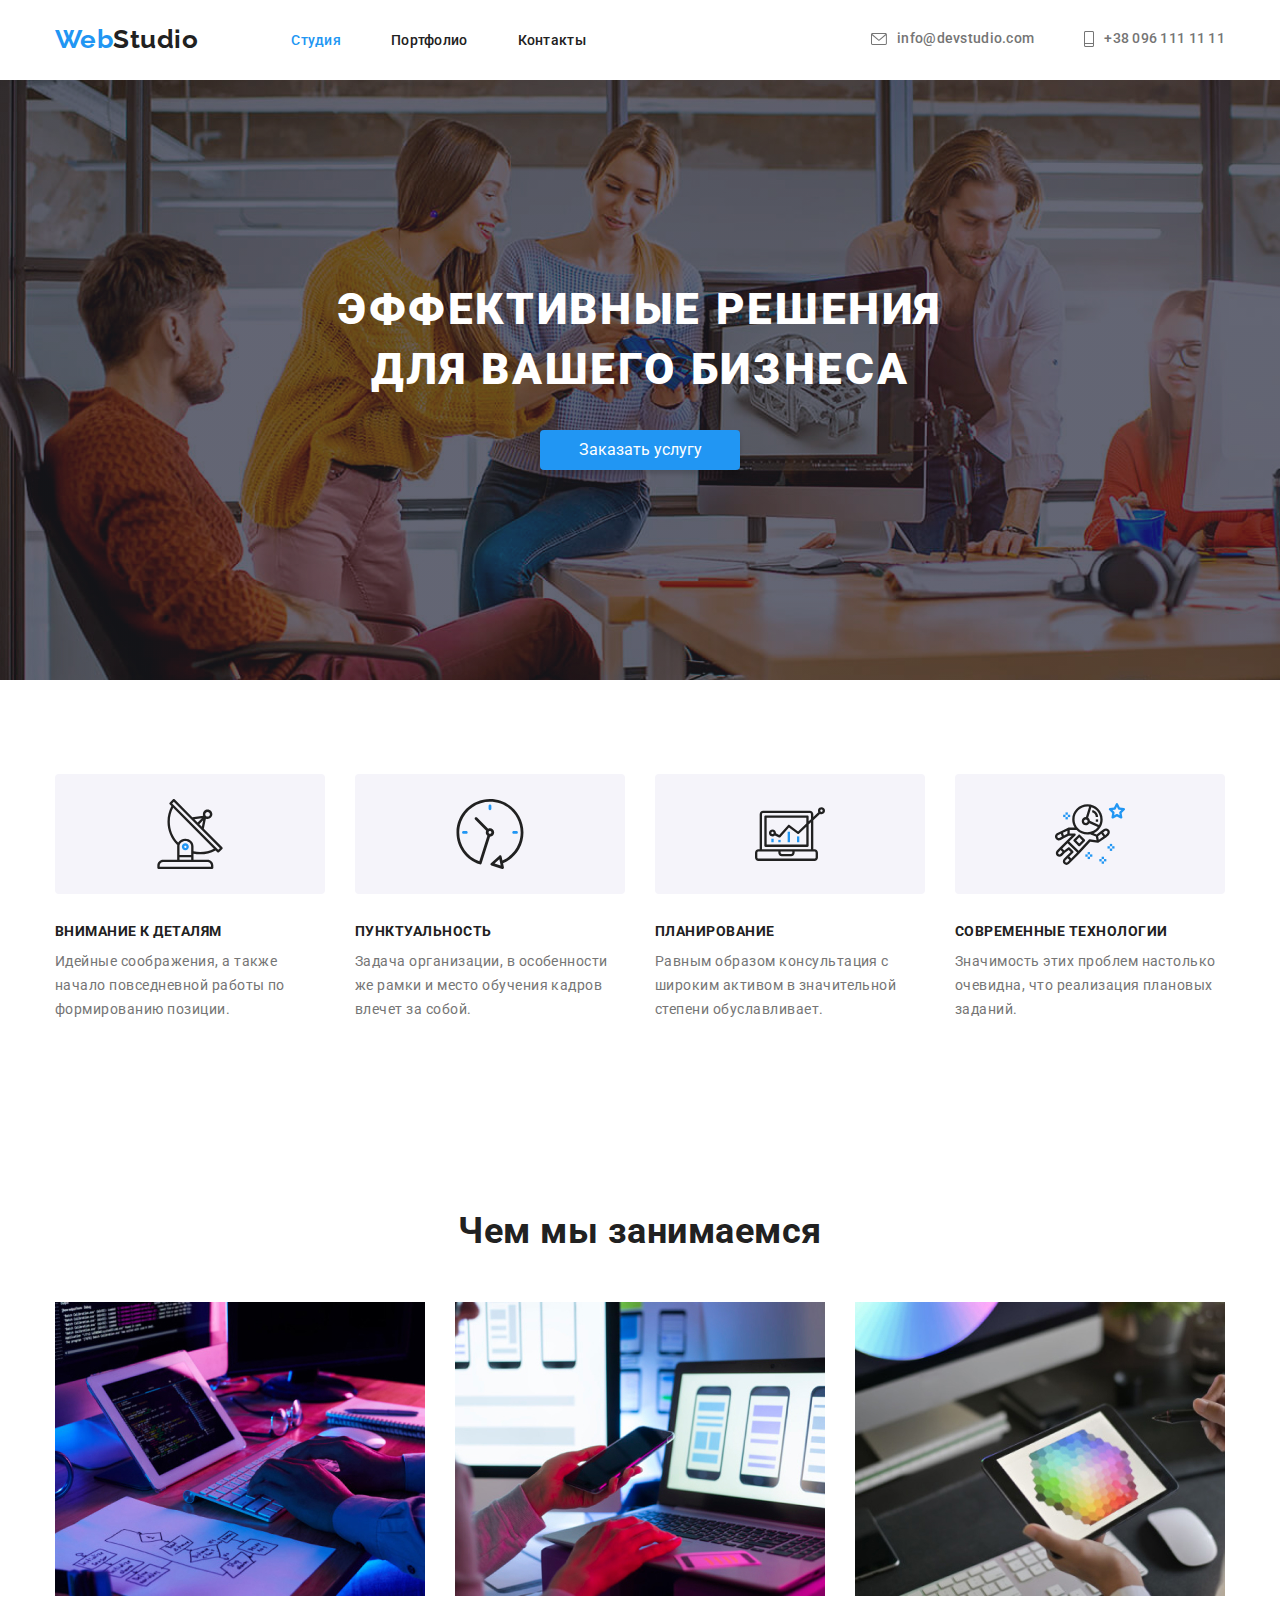
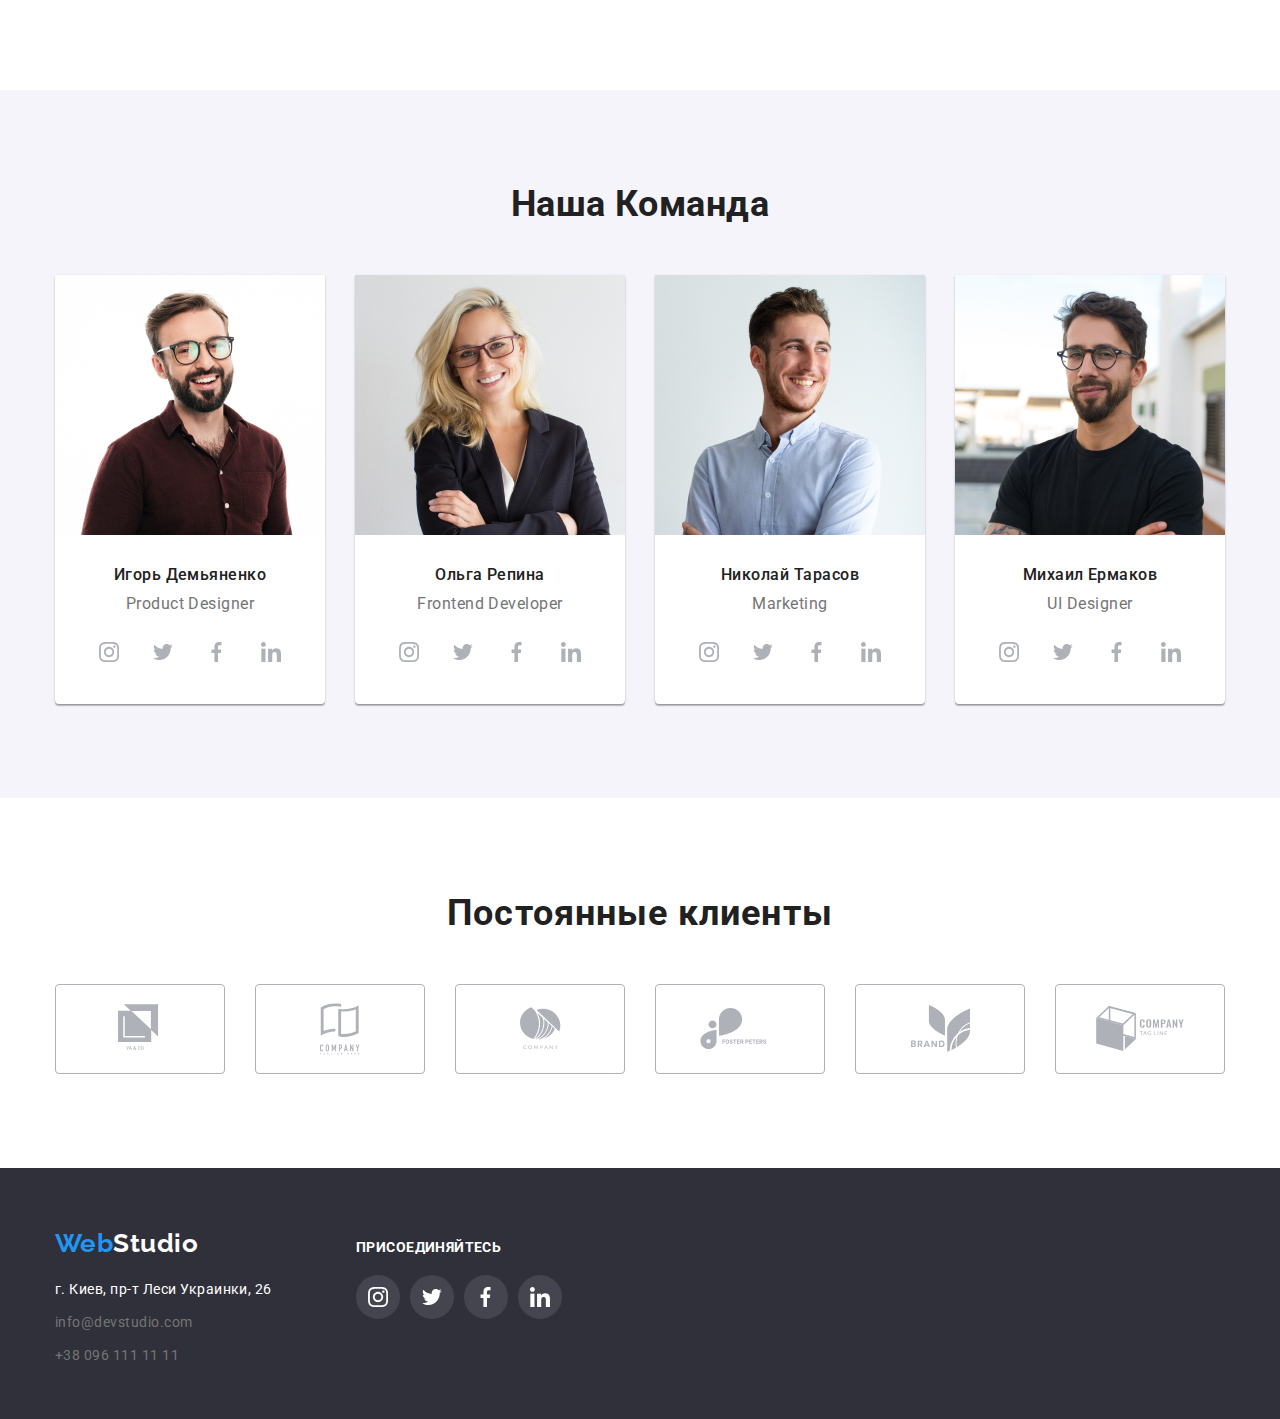
<file: index.html>
<!DOCTYPE html>
<html lang="ru">

<head>
    <meta charset="UTF-8">
    <meta name="viewport" content="width=device-width, initial-scale=1.0">
    <title>Студия</title>
    <link rel="preconnect" href="https://fonts.gstatic.com">
    <link href="https://fonts.googleapis.com/css2?family=Raleway:wght@700&family=Roboto:ital,wght@0,400;0,500;0,700;1,900&display=swap"
        rel="stylesheet">
    <style>
        li {
            list-style-type: none;
        }
        a { 
            text-decoration: none;
        }
        
    </style>    
    <link rel="stylesheet" href="https://cdnjs.cloudflare.com/ajax/libs/modern-normalize/1.0.0/modern-normalize.min.css">
    <link rel="stylesheet" href="./css/style.css">
</head>
<body>
    <!-- headbar -->
    <header>
        <div class="container">
        <nav class="navigation">
            <a href="./index.html" class="logo"> <span class="web">Web</span>Studio</a>
            <ul class="site-nav list">
                <li class="item" ><a class="link blue" href="./index.html">Студия</a></li>
                <li class="item" ><a href="./portfolio.html" class="link">Портфолио</a></li>
                <li class="item" ><a href="" class="link">Контакты</a></li>
            </ul>
        </nav>
        <ul class="contacts-list list">
            <li class="item"><a class="link" href="mailto:info@devstudio.com">
            <svg class="envelope-img head">
                <use href="./images/sprite.svg#envelope"></use>
            </svg>info@devstudio.com</a>
        </li>
            <li class="item"><a class="link" href="tel:+380961111111">
                <svg class="phone-img head">
                <use href="./images/sprite.svg#vector"></use>
            </svg>+38 096 111 11 11</a>
        </li>
        </ul>
        </div>
    </header>
    <!-- hero -->
            <section class="hero">
            <div class="container">
                <h1 class="title">Эффективные решения для вашего бизнеса</h1>
                <button class="button">Заказать услугу</button>
            </div>
            </section>
    <!-- Qualities -->
     <section class="qualities">
            <div class="container">
         <h2 hidden>Oсобливості</h2>
                    <ul class="qualities-list list">
                        <li class="item">
                            <div class="qualities-list-item">
                                <svg class="qualities-list-icon">
                                    <use href="./images/sprite.svg#antena">
                                    </use>
                                </svg>
                            </div>
                            <h3 class="title">Внимание к деталям</h3>
                            <p class="text">Идейные соображения, а также начало повседневной работы по формированию позиции.</p>
                        </li>
                        <li class="item">
                            <div class="qualities-list-item">
                                <svg class="qualities-list-icon">
                                    <use href="./images/sprite.svg#clock">
                                    </use>
                                </svg>
                            </div>
                            <h3  class="title">Пунктуальность</h3>
                            <p class="text">Задача организации, в особенности же рамки и место обучения кадров влечет за собой.</p>
                        </li>
                        <li class="item">
                            <div class="qualities-list-item">
                                <svg class="qualities-list-icon">
                                    <use href="./images/sprite.svg#computer">
                                    </use>
                                </svg>
                            </div>
                            <h3  class="title">Планирование</h3>
                            <p class="text">Равным образом консультация с широким активом в значительной степени обуславливает.</p>
                        </li>
                        <li class="item">
                            <div class="qualities-list-item">
                                <svg class="qualities-list-icon">
                                    <use href="./images/sprite.svg#person">
                                    </use>
                                </svg>
                            </div>
                            <h3  class="title">Современные технологии</h3>
                            <p class="text">Значимость этих проблем настолько очевидна, что реализация плановых заданий.</p>
                        </li>
                    </ul>
             </div>
        </section>
            <!-- product-work -->
        <section class="product-work">
            <div class="container">
                <h2 class="title">Чем мы занимаемся</h2>
                <ul class="work-list list">
                    <li class="item"><img src="./images/Main/box_1.jpg" alt="Клавиатура и планшет" width="370" height="294"></li>
                    <li class="item"><img src="./images/Main/box_2.jpg" alt="Телефон и компютер" width="370" height="294"></li>
                    <li class="item"><img src="./images/Main/box_3.jpg " alt="Человек и планшет" width="370" height="294"></li>
                </ul>
            </div>
        </section>
    <!-- team-section -->
            <section class="team-section">
                <div class="container">
                    <h2 class="title">Наша Команда</h2>
                        <ul class="team-list list">
                            <li class="item">
                                    <img class="img-team" src="./images/Main/Igor.jpg" alt="Игорь-Демьяненко" width="270" height="260">
                                <div class="padding-studio">
                                    <h3 class="name-title">Игорь Демьяненко</h3>
                                    <p class="text">Product Designer</p>
                                    <ul class="social-list">
                                        <li class="social-list-items">
                                            <a href="" class="social-list-link">
                                                <svg class="social-list-icon">
                                                    <use href="./images/sprite.svg#instagram"></use>
                                                </svg>
                                            </a>
                                        </li>
                                        <li class="social-list-items">
                                            <a href="" class="social-list-link">
                                                <svg class="social-list-icon">
                                                    <use href="./images/sprite.svg#twitter"></use>
                                                </svg>
                                            </a>
                                        </li>
                                        <li class="social-list-items">
                                            <a href="" class="social-list-link">
                                                <svg class="social-list-icon">
                                                    <use href="./images/sprite.svg#facebook"></use>
                                                </svg>
                                            </a>
                                        </li>
                                        <li class="social-list-items">
                                            <a href="" class="social-list-link">
                                                <svg class="social-list-icon">
                                                    <use href="./images/sprite.svg#linkedin"></use>
                                                </svg>
                                            </a>
                                        </li>
                                    </ul>
                                </div>
                            </li>
                            <li class="item">
                                <img class="img-team" src="./images/Main/Olga.jpg" alt="Ольга-Репина" width="270" height="260">
                            <div class="padding-studio">
                                    <h3 class="name-title">Ольга Репина</h3>
                                <p class="text">Frontend Developer</p>
                                <ul class="social-list">
                                    <li class="social-list-items">
                                        <a href="" class="social-list-link">
                                            <svg class="social-list-icon">
                                                <use href="./images/sprite.svg#instagram"></use>
                                            </svg>
                                        </a>
                                    </li>
                                    <li class="social-list-items">
                                        <a href="" class="social-list-link">
                                            <svg class="social-list-icon">
                                                <use href="./images/sprite.svg#twitter"></use>
                                            </svg>
                                        </a>
                                    </li>
                                    <li class="social-list-items">
                                        <a href="" class="social-list-link">
                                            <svg class="social-list-icon">
                                                <use href="./images/sprite.svg#facebook"></use>
                                            </svg>
                                        </a>
                                    </li>
                                    <li class="social-list-items">
                                        <a href="" class="social-list-link">
                                            <svg class="social-list-icon">
                                                <use href="./images/sprite.svg#linkedin"></use>
                                            </svg>
                                        </a>
                                    </li>
                                </ul>
                            </div>
                            </li>
                            <li class="item">
                                <img class="img-team" src="./images/Main/Marketing.jpg" alt="Николай-Тарасов" width="270" height="260">
                                <div class="padding-studio">
                                    <h3 class="name-title">Николай Тарасов</h3>
                                    <p class="text">Marketing</p>
                                    <ul class="social-list">
                                        <li class="social-list-items">
                                            <a href="" class="social-list-link">
                                                <svg class="social-list-icon">
                                                    <use href="./images/sprite.svg#instagram"></use>
                                                </svg>
                                            </a>
                                        </li>
                                        <li class="social-list-items">
                                            <a href="" class="social-list-link">
                                                <svg class="social-list-icon">
                                                    <use href="./images/sprite.svg#twitter"></use>
                                                </svg>
                                            </a>
                                        </li>
                                        <li class="social-list-items">
                                            <a href="" class="social-list-link">
                                                <svg class="social-list-icon">
                                                    <use href="./images/sprite.svg#facebook"></use>
                                                </svg>
                                            </a>
                                        </li>
                                        <li class="social-list-items">
                                            <a href="" class="social-list-link">
                                                <svg class="social-list-icon">
                                                    <use href="./images/sprite.svg#linkedin"></use>
                                                </svg>
                                            </a>
                                        </li>
                                    </ul>
                                </div>
                            </li>
                            <li class="item">
                                <img class="img-team" src=".//images/Main/UI-designer.jpg" alt="Михаил-Ермаков" width="270" height="260">
                                <div class="padding-studio">
                                    <h3 class="name-title">Михаил Ермаков</h3>
                                    <p class="text">UI Designer</p>
                                    <ul class="social-list">
                                        <li class="social-list-items">
                                            <a href="" class="social-list-link">
                                                <svg class="social-list-icon">
                                                    <use href="./images/sprite.svg#instagram"></use>
                                                </svg>
                                            </a>
                                        </li>
                                        <li class="social-list-items">
                                            <a href="" class="social-list-link">
                                                <svg class="social-list-icon">
                                                    <use href="./images/sprite.svg#twitter"></use>
                                                </svg>
                                            </a>
                                        </li>
                                        <li class="social-list-items">
                                            <a href="" class="social-list-link">
                                                <svg class="social-list-icon">
                                                    <use href="./images/sprite.svg#facebook"></use>
                                                </svg>
                                            </a>
                                        </li>
                                        <li class="social-list-items">
                                            <a href="" class="social-list-link">
                                                <svg class="social-list-icon">
                                                    <use href="./images/sprite.svg#linkedin"></use>
                                                </svg>
                                            </a>
                                        </li>
                                    </ul>
                                </div>
                            </li>
                        </ul>
         
                        
                </div>
            </section>

            <!--companies-->
            <section class="companies-section">
                <div class="conteiner">
                    <h2 class="company-title">Постоянные клиенты</h2>
                    <ul class="companies">
                        <li class="companies-names">
                            <a href="" class="companies-link">
                                <svg class="company-list-icon1 img">
                                    <use href="./images/sprite.svg#yago"></use>
                                </svg>
                            </a>
                        </li>
                        <li class="companies-names">
                            <a href="" class="companies-link">
                                <svg class="company-list-icon2 img">
                                    <use href="./images/sprite.svg#company"></use>
                                </svg>
                            </a>
                        </li>
                        <li class="companies-names">
                            <a href="" class="companies-link">
                                <svg class="company-list-icon3 img">
                                    <use href="./images/sprite.svg#company-ball"></use>
                                </svg>
                            </a>
                        </li>
                        <li class="companies-names">
                            <a href="" class="companies-link">
                                <svg class="company-list-icon4 img">
                                    <use href="./images/sprite.svg#points"></use>
                                </svg>
                            </a>
                        </li>
                        <li class="companies-names">
                            <a href="" class="companies-link">
                                <svg class="company-list-icon5 img">
                                    <use href="./images/sprite.svg#brand"></use>
                                </svg>
                            </a>
                        </li>
                        <li class="companies-names">
                            <a href="" class="companies-link">
                                <svg class="company-list-icon6 img">
                                    <use href="./images/sprite.svg#tag-line"></use>
                                </svg>
                            </a>
                        </li>
                    </ul>
                </div>


            </section>
    <!--footer-->
    <footer class="footer">
        <div class="container footer2">
                <div>
                <a href="index.html" class="logo"> <span class="web">Web</span><span class="studio">Studio</span></a>
                <address class="footer1">
                    <span class="address">г. Киев, пр-т Леси Украинки, 26</span>
                    <ul class="list">
                        <li class="item">
                            <a class="info" href="mailto:info@devstudio.com">info@devstudio.com</a>
                        </li>   
                                            
                         <li class="item">
                             <a class="info" href="tel:+380961111111">+38 096 111 11 11</a>
                        </li>   
                                       
                    </ul>
                </address>
                </div> 
        
            <div class="footer-second-part">
                <p class="footer-second-title">присоединяйтесь</p>
                <ul class="social-list">
                    <li class="social-list-items">
                        <a href="" class="social-list-link-footer">
                            <svg class="social-list-icon-footer">
                                <use href="./images/sprite.svg#instagram"></use>
                            </svg>
                        </a>
                    </li>
                    <li class="social-list-items">
                        <a href="" class="social-list-link-footer">
                            <svg class="social-list-icon-footer">
                                <use href="./images/sprite.svg#twitter"></use>
                            </svg>
                        </a>
                    </li>
                    <li class="social-list-items">
                        <a href="" class="social-list-link-footer">
                            <svg class="social-list-icon-footer">
                                <use href="./images/sprite.svg#facebook"></use>
                            </svg>
                        </a>
                    </li>
                    <li class="social-list-items">
                        <a href="" class="social-list-link-footer">
                            <svg class="social-list-icon-footer">
                                <use href="./images/sprite.svg#linkedin"></use>
                            </svg>
                        </a>
                    </li>
                    </ul>
            </div>
        </div>
        
    </footer>
</body>
</html>
</file>
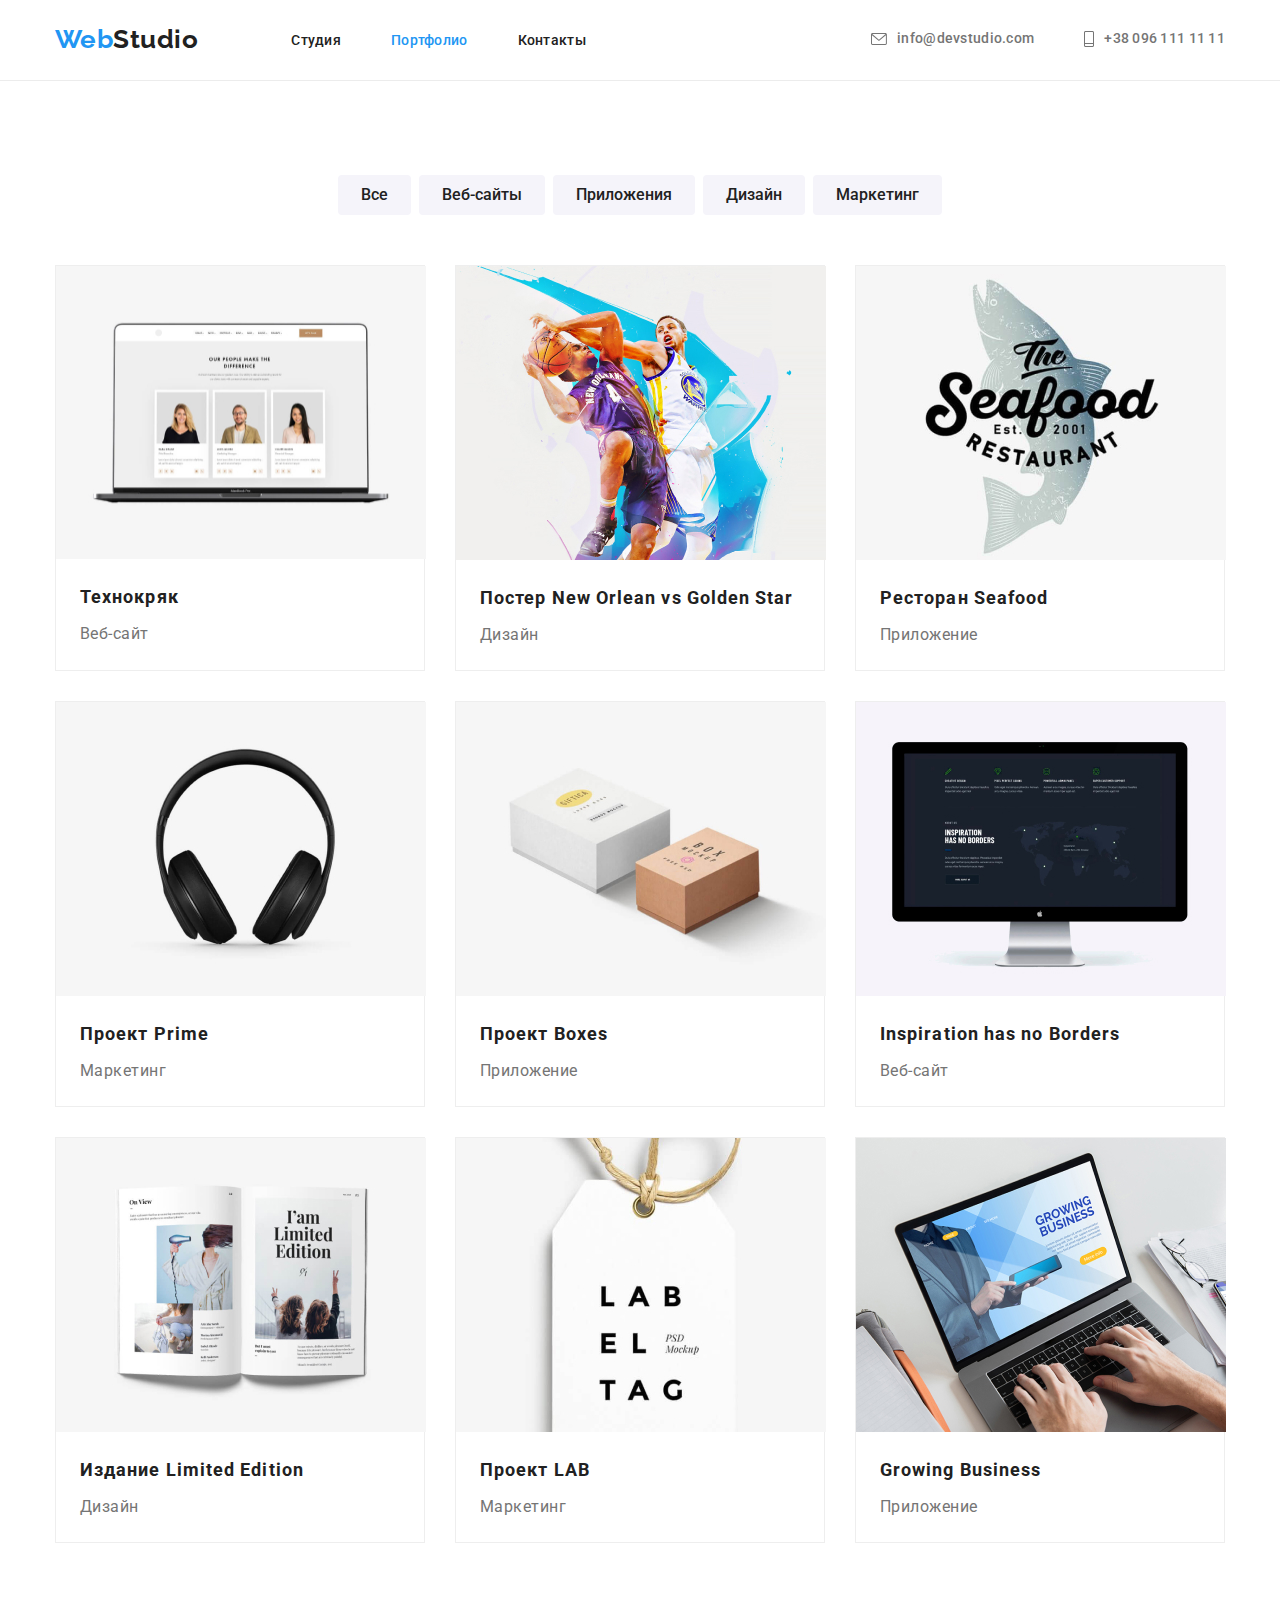
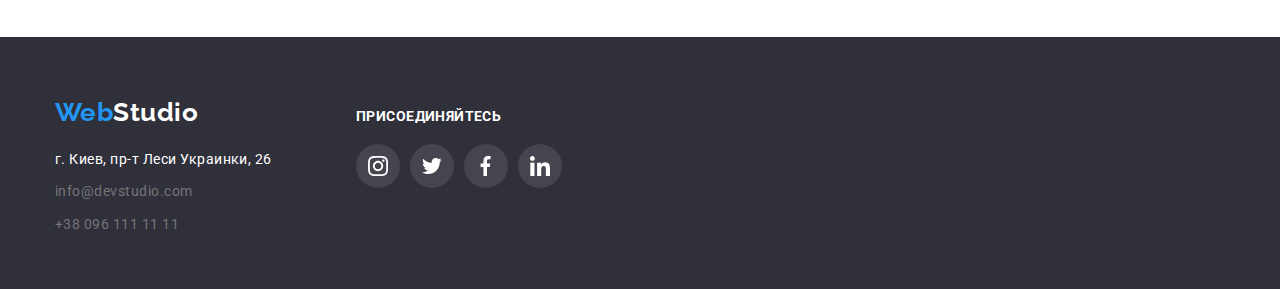
<file: portfolio.html>
<!DOCTYPE html>
<html lang="ru">
<head>
    <meta charset="UTF-8">
    <meta name="viewport" content="width=device-width, initial-scale=1.0">
    <title>Портфолио</title>
    <link rel="stylesheet" href="https://cdnjs.cloudflare.com/ajax/libs/modern-normalize/1.0.0/modern-normalize.min.css">
    <link rel="preconnect" href="https://fonts.gstatic.com">
    <link
        href="https://fonts.googleapis.com/css2?family=Raleway:wght@700&family=Roboto:ital,wght@0,400;0,500;0,700;1,900&display=swap"
        rel="stylesheet">
        <style>
            li {
                list-style-type: none;
            }
            a { 
                text-decoration: none;
            }
            
        </style>     
    
    <link rel="stylesheet" href="./css/style.css">
</head>
<body>
    <!-- headbar -->
    <header class="page-header">
        <div class="container">
            <nav class="navigation">
                <a href="./index.html" class="logo"> <span class="web">Web</span>Studio</a>
    
                <ul class="site-nav list">
                    <li class="item"><a class="link" href="./index.html">Студия</a></li>
                    <li class="item"><a href="./portfolio.html" class="link blue">Портфолио</a></li>
                    <li class="item"><a href="" class="link">Контакты</a></li>
                </ul>
            </nav>
            <ul class="contacts-list list">
                <li class="item"><a class="link" href="mailto:info@devstudio.com">
                <svg class="envelope-img">
                    <use href="./images/sprite.svg#envelope"></use>
                </svg>info@devstudio.com
                </a>
            </li>
                <li class="item"><a class="link" href="tel:+380961111111">
                    <svg class="phone-img">
                    <use href="./images/sprite.svg#vector"></use>
                </svg>+38 096 111 11 11</a></li>
            </ul>
        </div>
    
    
    
    
    </header>
    <main>
        
        <h1 hidden>Особливості</h1>
        <section class="portfolio-section">
            <div class="container">
        <!-- filter portfolio -->
        
        <ul class="filter-button list">     
            <li class="btn-list"><button type="button" class="link">Все</button></li>
            <li class="btn-list"><button type="button" class="link">Веб-сайты</button></li>
            <li class="btn-list"><button type="button" class="link">Приложения</button></li>
            <li class="btn-list"><button type="button" class="link">Дизайн</button></li>
            <li class="btn-list"><button type="button" class="link">Маркетинг</button></li>
        </ul>
        
        
        <!-- section portfolio -->
        <ul class="portfolio list">
            
            <li class="item">
                <a class="link" href="">
                        <img class="img-port" src="./images/Portfolio/img-1.jpg" alt="Ноутбук с людьми разными людьми на екране" width="370" height="293">
                        <h2 class="title">Технокряк</h2>
                        <p class="text">Веб-сайт</p>

                </a>
            </li>

            <li class="item"> 
                <a class="link" href="">
                    <img class="img-port" src="./images/Portfolio/img-2.jpg" alt="Постер с 2-мя баскетболистами" width="370" height="294">
                            <h2 class="title">Постер New Orlean vs Golden Star</h2>
                            <p class="text">Дизайн</p>
                        
                </a>
            </li>

            <li class="item">
                <a class="link" href="">
                    <img class="img-port" src="./images/Portfolio/img-3.jpg" alt="Логотип Ресторана" width="370" height="294">
                            <h2 class="title">Ресторан Seafood</h2>
                            <p class="text">Приложение</p>
                        
                </a>
            </li>

            <li class="item"> 
                <a class="link" href="">
                    <img class="img-port" src="./images/Portfolio/img-4.jpg" alt="Наушники" width="370" height="294">
                        <h2 class="title">Проект Prime</h2>
                        <p class="text">Маркетинг</p>
                   
                </a>
            </li>

            <li class="item"> 
                <a class="link" href="">
                    <img class="img-port" src="./images/Portfolio/img-5.jpg" alt="Две коробки" width="370" height="294">
                        <h2 class="title">Проект Boxes</h2>
                        <p class="text">Приложение</p>
                 
                </a>
            </li>

            <li class="item">
                <a class="link" href="">
                    <img class="img-port" src="./images/Portfolio/img-6.jpg" alt="Компютер с веб сайтом" width="370" height="294">
                        <h2 class="title">Inspiration has no Borders</h2>
                        <p class="text">Веб-сайт</p>
                   
                </a>
            </li>

            <li class="item">
                <a class="link" href="">
                    <img class="img-port" src="./images/Portfolio/img-7.jpg" alt="Журнал Limited Edition" width="370" height="294">
                        <h2 class="title">Издание Limited Edition</h2>
                        <p class="text">Дизайн</p>
                  
                </a>
            </li>

            <li class="item ">
                 <a class="link " href="">
                    <img class="img-port" src="./images/Portfolio/img-8.jpg" alt="Бирка на веревке" width="370" height="294">
                        <h2 class="title">Проект LAB</h2>
                        <p class="text">Маркетинг</p>
                   

                </a>
            </li>
            
            <li class="item ">
                <a class="link " href="">
                    <img class="img-port" src="./images/Portfolio/img-9.jpg" alt="Человек взаимодействует с комютером" width="370" height="294">
                        <h2 class="title">Growing Business</h2>
                        <p class="text">Приложение</p>
                   
                        
                </a>
            </li>
        </ul>
        </div>
</section>
    </main>

    
    <footer class="footer">
        <div class="container footer2">
                <div>
                <a href="index.html" class="logo"> <span class="web">Web</span><span class="studio">Studio</span></a>
                <address class="footer1">
                    <span class="address">г. Киев, пр-т Леси Украинки, 26</span>
                    <ul class="list">
                        <li class="item">
                            <a class="info" href="mailto:info@devstudio.com">info@devstudio.com</a>
                        </li>   
                                            
                         <li class="item">
                             <a class="info" href="tel:+380961111111">+38 096 111 11 11</a>
                        </li>   
                                       
                    </ul>
                </address>
                </div>
        
            <div class="footer-second-part">
                <p class="footer-second-title">присоединяйтесь</p>
                <ul class="social-list">
                    <li class="social-list-items">
                        <a href="" class="social-list-link-footer">
                            <svg class="social-list-icon-footer">
                                <use href="./images/sprite.svg#instagram"></use>
                            </svg>
                        </a>
                    </li>
                    <li class="social-list-items">
                        <a href="" class="social-list-link-footer">
                            <svg class="social-list-icon-footer">
                                <use href="./images/sprite.svg#twitter"></use>
                            </svg>
                        </a>
                    </li>
                    <li class="social-list-items">
                        <a href="" class="social-list-link-footer">
                            <svg class="social-list-icon-footer">
                                <use href="./images/sprite.svg#facebook"></use>
                            </svg>
                        </a>
                    </li>
                    <li class="social-list-items">
                        <a href="" class="social-list-link-footer">
                            <svg class="social-list-icon-footer">
                                <use href="./images/sprite.svg#linkedin"></use>
                            </svg>
                        </a>
                    </li>
                    </ul>
            </div>
        </div>
        
    </footer>
</body>
</html>
</file>
<file: css/style.css>
/* #212121; цвет основного текста */

/* #757575; вторичный цвет текста */

/* #2196F3; цвет логотипа */

/* #ffffff цвет внутри кнопки */

/* rgba(255, 255, 255, 0.6); цвет подвала имейл и телефон */

/* #2F303A; фон решения безнеса */

/* #F5F4FA фон наша команда */

/* logo-style */

:root {
  --general-color-text: #757575;
  --title-text-color: #212121;
  --accent-color: #2196f3;
  --contacts-color: rgba(255, 255, 255, 0.6);
  --background-color-blue: #2f303a;
  --text-title-white: #ffffff;
  --bgc-button: #e5e5e5;
  --bgc-team: #f5f4fa;
}
/* Body */
body {
  background-color: #ffffff;
  color: var(--general-color-text);
  font-family: roboto, sans-serif;
  letter-spacing: 0.03em;

}

/* logo */
.logo {
  color: #212121;
  font-family: raleway, sans-serif;
  font-style: normal;
  font-weight: 700;
  font-size: 26px;
  line-height: 1.19;
  text-decoration: none;
}

.navigation .logo {
  padding-top: 24px;
  padding-bottom: 25px;
}

.logo .web {
  color: var(--accent-color);
}
.logo .studio {
  color: var(--text-title-white);
}

.list {
  list-style: none;
  padding: 0px;
  margin: 0px;
}

img {
  display: block;
}
.page-header {
  border-bottom: 1px solid #ececec;
}

.container {
  width: 1200px;
  text-align: center;
  margin-right: auto;
  margin-left: auto;
  padding-left: 15px;
  padding-right: 15px;
}
header .container {
  display: flex;
  justify-content: space-between;
  text-align: left;
  align-items: center;
}

.navigation {
  display: flex;
  align-items: center;
}

.logo:hover,
.logo:focus {
  color: var(--accent-color);
}



.qualities-lists :not(:last-child) {
  margin-right: 30px;
}


.qualities-list-item {
  display: flex;
  justify-content: center;
  align-items: center;
  width: 270px;
  height: 120px;
  background: var(--bgc-team);  
  border-radius: 4px;
  margin-bottom: 30px;
}

.qualities-list-icon {
  
  width: 70px;
  height: 70px;
  color: var(--title-text-color);
  padding-left: 0px;
}


.social-list {
  display: flex;
  justify-content: space-between;
  padding-left: 0px;
  margin-top: 0px;
  margin-bottom: 0px;
  
}

.social-list-link {
  display: flex;
  justify-content: center;
  align-items: center;
  width: 44px;
  height: 44px;
  background-color: #ffffff;
  border-radius: 50%;
}
.social-list-icon {
  width: 20px;
  height: 20px;
  color: #AFB1B8;
  fill: currentColor;
}

.social-list-link:hover,
.social-list-link:focus {
  background-color: var(--accent-color);
  
}



.social-list-icon-footer {
  width: 20px;
  height: 20px;
  fill: #FFFFFF;
}
.social-list-link:hover .social-list-icon,
.social-list-link:focus .social-list-icon {
  color: var(--text-title-white);
}
.social-list-items:not(:last-child) {
  margin-right: 10px;
 }

.social-list-link-footer {
  display: flex;
  justify-content: center;
  align-items: center;
  width: 44px;
  height: 44px;
  background-color: rgba(255, 255, 255, 0.1);
  border-radius: 50%;
 
  
}

.social-list-link-footer:hover,
.social-list-link-footer:focus {
  background-color: var(--accent-color);
  fill: #ffffff ;

}

.company-list-icon1 {
  width: 44.27px;
  height:49.23px;
  fill: #AFB1B8;
}

.company-list-icon2 {
  width: 40px;
  height:52px;
  fill: #AFB1B8;
}.company-list-icon3 {
  width: 41px;
  height:42.6px;
  fill: #AFB1B8;
}.company-list-icon4 {
  width: 79.66px;
  height:42.02px;
  fill: #AFB1B8;
}.company-list-icon5 {
  width: 59px;
  height:47px;
  fill: #AFB1B8;
}.company-list-icon6 {
  width: 88.48px;
  height:45.44px;
  fill: #AFB1B8;
}

/* site-nav */

.site-nav {
  display: flex;
  margin-left: 93px;
}

.site-nav .link {
  color: var(--title-text-color);

  font-weight: 500;
  font-size: 14px;
  line-height: 1.14;
  letter-spacing: 0.02em;
  text-decoration: none;

  padding-top: 32px;
  padding-bottom: 32px;
}

.site-nav .item:not(:last-child) {
  margin-right: 50px;
}

.site-nav .link:hover,
.site-nav,
.link:focus {
  color: var(--accent-color);
}
.site-nav .blue {
  color: var(--accent-color);
  text-decoration: none;
  font-weight: 500;
  font-size: 14px;
  line-height: 1.14;
  letter-spacing: 0.02em;
}

/* contacts-list up */
.contacts-list {
  display: flex;
  align-items: center;
  font-weight: 500;
  font-size: 14px;
  line-height: 1.14;
  letter-spacing: 0.02em;
  margin-left: auto;
  
}

.contacts-list .item:not(:last-child) {
  margin-right: 50px;
}

.contacts-list .link {
  display: flex;
  align-items: center;
  color: var(--general-color-text);
  text-decoration: none;
  padding-top: 24px;
  padding-bottom: 25px;
}
.envelope-img {
  
  width: 16px;
  height: 12px;
  margin-right: 10px;
  fill: currentColor;
}
.phone-img {
  width: 10px;
  height: 16px;
  margin-right: 10px;
  fill: currentColor;
}

.contacts-list .link:hover,
.contacts-list .link:focus {
  color: var(--accent-color)
}


/* Hero */
.hero {
  max-width: 1600px; 
  height: 600px;
  margin-right: auto;
  margin-left: auto;
  text-align: center;
  padding-top: 200px;
  padding-bottom: 200px;
  background-image: linear-gradient(
 rgba(47, 48, 58, 0.4),
 rgba(47, 48, 58, 0.4)
  ),
   url(../images/Hero/Img\ hero.jpg);
  background-repeat: no-repeat;
  background-size: cover;

}

.hero .container {
  width: 696px;
}
.hero .title {
  color: var(--text-title-white);

  font-weight: 900;
  font-size: 44px;
  line-height: 1.36;

  letter-spacing: 0.06em;
  text-transform: uppercase;

  margin-top: 0px;
  margin-bottom: 30px;
}
/* Button Hero */
.button {
  color: #ffffff;
  background-color: #2196f3;
  display: inline-block;
  box-shadow: 0px 4px 4px rgba(0, 0, 0, 0.15);
  border: 1px solid transparent;
  border-radius: 4px;
  padding: 10px 32px;

  cursor: pointer;

  width: 200px;
}

/* qualities */

.qualities,
.product-work,
.team-section,
.portfolio-section {
  padding-top: 94px;
  padding-bottom: 94px;
}

.qualities-list {
  display: flex;
}

.team-section .item:not(:last-child),
.product-work .item:not(:last-child),
.qualities .item:not(:last-child) {
  margin-right: 30px;
}
.qualities .item {
  text-align: left;

  width: 270px;
}

.qualities .title {
  color: var(--title-text-color);

  font-weight: 700;
  font-size: 14px;
  line-height: 1.14;
  text-transform: uppercase;

  margin-top: 0px;
  margin-bottom: 10px;
}
.qualities .text {
  font-weight: 400;
  font-size: 14px;
  line-height: 1.71;
  margin-top: 0;
  margin-bottom: 0;
}

/* product-work */
.product-work .work-list {
  display: flex;
}

.product-work .title {
  color: var(--title-text-color);

  font-weight: 700;
  font-size: 36px;
  line-height: 42px;
  text-align: center;

  margin-top: 0px;
  margin-bottom: 50px;
}

/* team-section */
.team-list {
  display: flex;
}

.team-section .title {
  color: var(--title-text-color);

  font-weight: 700;
  font-size: 36px;
  line-height: 1.16;
  text-align: center;

  margin-top: 0px;
  margin-bottom: 50px;
}

.img-team {
  margin-top: 0px;
  margin-bottom: 0px;
}

.team-section .padding-studio {
  padding: 30px 32px;
}
.team-section .name-title {
  color: var(--title-text-color);
  font-weight: 500;
  font-size: 16px;
  line-height: 1.19;

  margin-top: 0px;
  margin-bottom: 10px;
}

.team-section .text {
  font-weight: 400;
  font-size: 16px;
  line-height: 1.19;
  
  margin-top: 0px;
  margin-bottom: 16px;
}

.team-section {
  background-color: var(--bgc-team);
  align-content: center;
  text-align: center;
  margin-right: auto;
  margin-left: auto;

  max-width: 1600px;
}

.team-section .item {
  background-color: #fff;
  width: 270px;
  box-shadow: 0px 1px 3px rgba(0, 0, 0, 0.12), 0px 1px 1px rgba(0, 0, 0, 0.14),
    0px 2px 1px rgba(0, 0, 0, 0.2);
  border-radius: 0px 0px 4px 4px;
}

/* companies*/
.companies-section {
  height: 370px;


}

.companies {
  display: flex;
  align-items: center;
  justify-content: center;
  margin: 0px;
  padding: 0px;

}

.companies-link {
  display: flex;
  justify-content: center;
  align-items: center;
  width: 170px;
  height: 90px;
}
.company-title {
  font-weight: bold;
  font-size: 36px;
  line-height: 42px;
  text-align: center;
  letter-spacing: 0.03em;
  color: #212121;
  margin-bottom: 50px;
  margin-top: 0px;
  padding-top: 94px;}


.companies-link {
  display: flex;   
  border: 1px solid;
  color: #AFB1B8;
  box-sizing: border-box;
  border-radius: 4px;  
  
 
  
}
.companies-names:not(:last-child) {
  margin-right: 30px;
  
}
.companies-link:hover,
.companies-link:focus {
   border-color: var(--accent-color);
   
 }
 

 .companies-link:hover .img,
 .companies-link:focus .img {

  fill: var(--accent-color);
}
  

/* Footer */
.footer {
  background-color: var(--background-color-blue);

}
.footer .item:first-child {
  display: block;
  margin-bottom: 9px;
}
.footer .address {
  display: block;
  margin-bottom: 9px;
}

.footer .logo {
  display: block;
  margin-bottom: 20px;
}

.footer .container {
  text-align: left;
  padding-top: 60px;
  padding-bottom: 60px;
  margin-bottom: 0px;
}

.address {
  color: var(--text-title-white);
  font-style: normal;
  font-weight: 400;
  font-size: 14px;
  line-height: 1.71;
}
.footer1 {
  margin-right: 70px;
}
.footer .info {
  color: var(--general-color-text);
  font-style: normal;
  font-weight: 400;
  font-size: 14px;
  line-height: 1.71;
  text-decoration: none;
}
.footer1 {
  width: 231px;
  height: 81px;
}

/* footer second-part*/
.footer2 {
  display: flex;
  align-items: baseline;
}
.footer-second-part {
  width: 206px;
  height: 80px;
  margin-top: 0px;
  margin-left: 0px;
  
}

.footer-second-title {
  Line-height: 16.41px;
  font-weight: 700;
  font-size: 14px;
  line-height: 16px;
  letter-spacing: 0.03em;
  text-transform: uppercase;
  color: #FFFFFF;
  margin-bottom: 20px;
  margin-top: 0px;
  
  
}

/* Portfolio HTML */
/* filter portfolio */

.filter-button {
  display: flex;
  justify-content: center;
  
}

.filter-button .link {
  color: var(--title-text-color);
  background-color: var(--bgc-team);

  font-weight: 500;
  font-size: 16px;
  line-height: 1.62;

  display: inline-block;
  border: 1px solid transparent;
  border-radius: 4px;
  padding: 6px 22px;
  cursor: pointer;
}

.filter-button .btn-list:not(:last-child) {
  margin-right: 8px;
}

.filter-button .link:hover,
.filter-button .link:focus {
  background-color: var(--accent-color);
  color: var(--text-title-white);
}
button {
  font-family: inherit;
}

/* h1 portfolio */


/* portfolio cards */
.portfolio {
  display: flex;
  flex-wrap: wrap;
  width: 1170px;
  padding-top: 50px;
  padding-left: 0px;
  margin: 0px;
}


.portfolio .item {
  width: 370px;
  margin-right: 30px;
  margin-bottom: 30px;
  border: 1px solid #eeeeee;
  text-align: left;

  
}

.portfolio .link {
  display: block;

}
.portfolio .link:hover,
.portfolio .link:focus {
  box-shadow: 0px 1px 3px rgba(0, 0, 0, 0.12), 0px 1px 1px rgba(0, 0, 0, 0.14),
    0px 2px 1px rgba(0, 0, 0, 0.2);
}




.portfolio .item.item:nth-child(3n) {
  margin-right: 0px;
}

.portfolio .item:nth-last-child(-n + 3) {
  margin-bottom: 0px;
}

.img-port {
  margin-top: 0px;
}

.portfolio .title {
  color: var(--title-text-color);

  font-weight: 700;
  font-size: 18px;
  line-height: 2;
  letter-spacing: 0.06em;
  margin-bottom: 4px;
  margin-top: 20px;
  padding-left: 24px;
}

.portfolio .text {
  font-weight: 400;
  font-size: 16px;
  line-height: 1.87;
  margin: 0;
  padding-left: 24px;
  padding-bottom: 20px;
  padding-right: 24px;
}




.portfolio .link:visited {
  color: var(--general-color-text);
}
</file>
